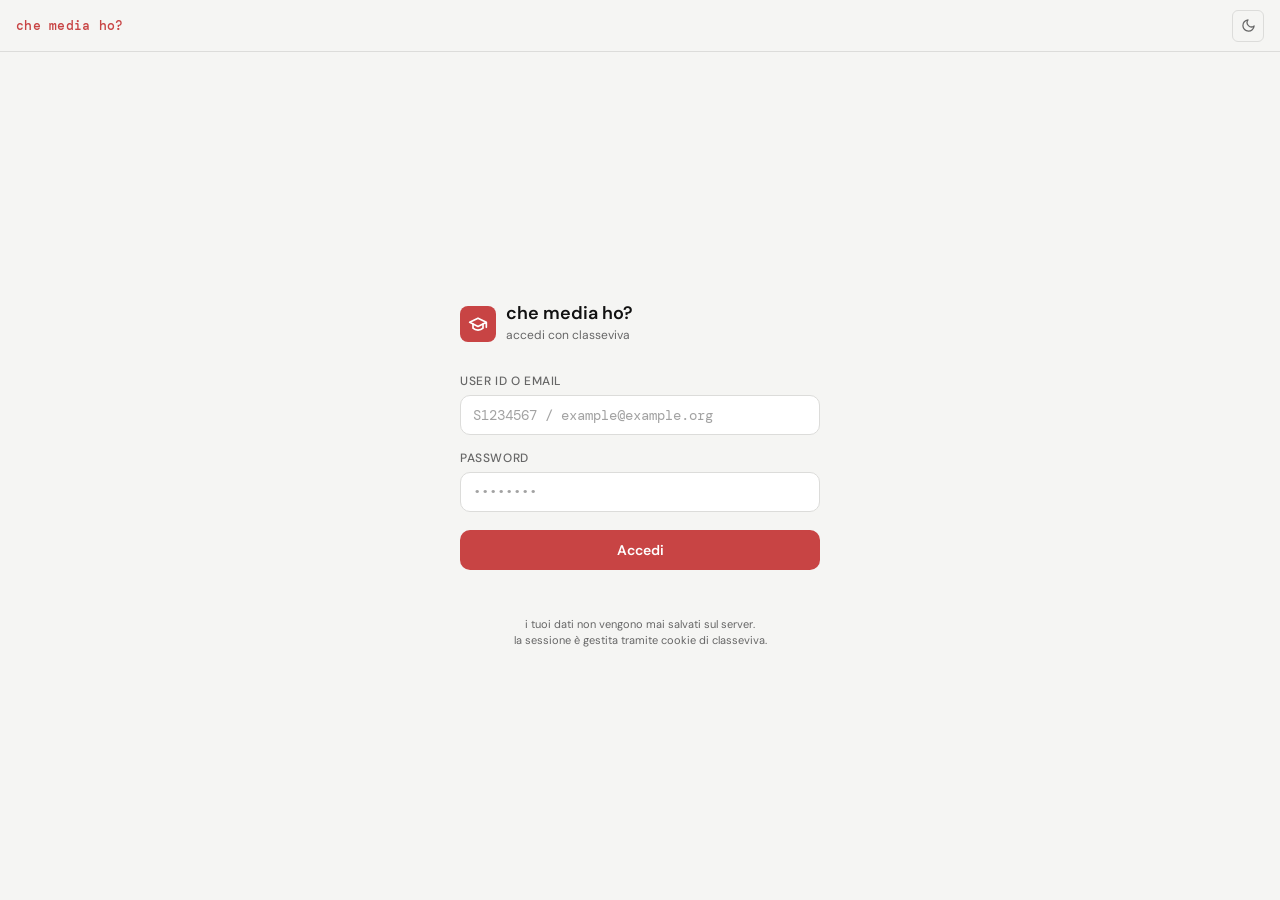
<file: index.html>
<!DOCTYPE html>
<html lang="it">
<head>
  <meta charset="UTF-8" />
  <meta name="viewport" content="width=device-width, initial-scale=1.0, viewport-fit=cover" />
  <meta name="theme-color" content="#0f0f0f" />
  <meta name="description" content="Calcola la media dei voti ClasseViva" />
  <meta name="apple-mobile-web-app-capable" content="yes" />
  <meta name="apple-mobile-web-app-status-bar-style" content="black-translucent" />
  <meta name="apple-mobile-web-app-title" content="che media ho?" />
  <link rel="manifest" href="/manifest.json" />
  <link rel="icon" type="image/png" sizes="192x192" href="/assets/icons/icon-192.png" />
  <link rel="apple-touch-icon" href="/assets/icons/icon-192.png" />
  <title>che media ho?</title>
  <link rel="preconnect" href="https://fonts.googleapis.com" />
  <link rel="preconnect" href="https://fonts.gstatic.com" crossorigin />
  <link href="https://fonts.googleapis.com/css2?family=DM+Mono:ital,wght@0,300;0,400;0,500;1,300&family=DM+Sans:ital,opsz,wght@0,9..40,300;0,9..40,400;0,9..40,500;0,9..40,600;1,9..40,300&display=swap" rel="stylesheet" />
  <link rel="stylesheet" href="/style.css" />
</head>
<body>
<div id="app">
  <header class="topbar" id="topbar">
    <span class="topbar-brand">che media ho?</span>
    <div class="topbar-actions">
      <button class="icon-btn hidden" id="logoutBtn" title="Esci" aria-label="Esci">
        <svg xmlns="http://www.w3.org/2000/svg" viewBox="0 0 24 24" fill="none"
             stroke="currentColor" stroke-width="2" stroke-linecap="round" stroke-linejoin="round">
          <path d="M9 21H5a2 2 0 0 1-2-2V5a2 2 0 0 1 2-2h4"/>
          <polyline points="16 17 21 12 16 7"/>
          <line x1="21" x2="9" y1="12" y2="12"/>
        </svg>
      </button>
      <button class="icon-btn" id="themeBtn" title="Cambia tema" aria-label="Cambia tema">
        <svg id="themeIconSun" xmlns="http://www.w3.org/2000/svg" viewBox="0 0 24 24" fill="none"
             stroke="currentColor" stroke-width="2" stroke-linecap="round" stroke-linejoin="round">
          <circle cx="12" cy="12" r="5"/>
          <line x1="12" x2="12" y1="1" y2="3"/>
          <line x1="12" x2="12" y1="21" y2="23"/>
          <line x1="4.22" x2="5.64" y1="4.22" y2="5.64"/>
          <line x1="18.36" x2="19.78" y1="18.36" y2="19.78"/>
          <line x1="1" x2="3" y1="12" y2="12"/>
          <line x1="21" x2="23" y1="12" y2="12"/>
          <line x1="4.22" x2="5.64" y1="19.78" y2="18.36"/>
          <line x1="18.36" x2="19.78" y1="5.64" y2="4.22"/>
        </svg>
        <svg id="themeIconMoon" class="hidden" xmlns="http://www.w3.org/2000/svg" viewBox="0 0 24 24" fill="none"
             stroke="currentColor" stroke-width="2" stroke-linecap="round" stroke-linejoin="round">
          <path d="M21 12.79A9 9 0 1 1 11.21 3 7 7 0 0 0 21 12.79z"/>
        </svg>
      </button>
    </div>
  </header>

  <section class="view active" id="view-login">
    <div class="login-card">
      <div class="login-logo">
        <div class="login-logo-icon">
          <svg xmlns="http://www.w3.org/2000/svg" viewBox="0 0 24 24" fill="none"
               stroke="currentColor" stroke-width="2" stroke-linecap="round" stroke-linejoin="round">
            <path d="M22 10v6M2 10l10-5 10 5-10 5z"/>
            <path d="M6 12v5c3 3 9 3 12 0v-5"/>
          </svg>
        </div>
        <div>
          <div class="login-title">che media ho?</div>
          <div class="login-subtitle">accedi con classeviva</div>
        </div>
      </div>

      <div class="field">
        <label for="inp-uid">User ID o Email</label>
        <input id="inp-uid" type="text" placeholder="S1234567 / example@example.org"
               autocomplete="username" spellcheck="false" />
      </div>
      <div class="field">
        <label for="inp-pwd">Password</label>
        <input id="inp-pwd" type="password" placeholder="••••••••"
               autocomplete="current-password" />
      </div>
      <button class="login-btn" id="loginBtn">Accedi</button>
      <div class="login-error" id="loginError"></div>
      <p class="login-note">
        i tuoi dati non vengono mai salvati sul server.<br>
        la sessione è gestita tramite cookie di classeviva.
      </p>
    </div>
  </section>

  <section class="view" id="view-grades">
    <div class="summary-bar">
      <div>
        <div class="summary-label">media generale</div>
        <div class="summary-avg" id="overallAvg">—</div>
      </div>
      <button class="refresh-btn" id="refreshBtn">
        <svg xmlns="http://www.w3.org/2000/svg" viewBox="0 0 24 24" fill="none"
             stroke="currentColor" stroke-width="2" stroke-linecap="round" stroke-linejoin="round">
          <polyline points="23 4 23 10 17 10"/>
          <path d="M20.49 15a9 9 0 1 1-2.12-9.36L23 10"/>
        </svg>
        aggiorna
      </button>
    </div>
    <div id="gradesContainer">
      <div class="period-block">
        <div class="period-label">caricamento...</div>
        <div class="skeleton skeleton-row"></div>
        <div class="skeleton skeleton-row"></div>
        <div class="skeleton skeleton-row"></div>
      </div>
    </div>
  </section>

  <section class="view" id="view-subject">
    <button class="back-btn" id="backBtn">
      <svg xmlns="http://www.w3.org/2000/svg" viewBox="0 0 24 24" fill="none"
           stroke="currentColor" stroke-width="2" stroke-linecap="round" stroke-linejoin="round">
        <polyline points="15 18 9 12 15 6"/>
      </svg>
      indietro
    </button>
    <div id="subjectContent"></div>
  </section>
</div>

<div class="modal-overlay" id="gradeModal">
  <div class="modal">
    <div class="modal-handle"></div>
    <div class="modal-grade-big" id="modalGrade"></div>
    <div id="modalRows"></div>
    <button class="modal-close" id="modalClose">chiudi</button>
  </div>
</div>

<script src="/app.js"></script>
</body>
</html>
</file>
<file: style.css>
*, *::before, *::after { box-sizing: border-box; margin: 0; padding: 0; }

:root {
  --bg:        #0c0c0c;
  --surface:   #161616;
  --surface2:  #1e1e1e;
  --border:    #2a2a2a;
  --text:      #e8e8e8;
  --muted:     #888;
  --accent:    #c84444;
  --accent-lo: rgba(200,68,68,.12);
  --green:     #4caf6e;
  --yellow:    #e0a943;
  --red:       #c84444;
  --blue:      #4a8fd4;
  --radius:    10px;
  --mono:      "DM Mono", monospace;
  --sans:      "DM Sans", sans-serif;
  --transition: 160ms ease;
}

[data-theme="light"] {
  --bg:        #f5f5f3;
  --surface:   #ffffff;
  --surface2:  #eeeeec;
  --border:    #dcdcda;
  --text:      #111;
  --muted:     #666;
  --accent-lo: rgba(200,68,68,.08);
}

html, body { height: 100%; }
body {
  font-family: var(--sans);
  background: var(--bg);
  color: var(--text);
  font-size: 15px;
  line-height: 1.5;
  -webkit-font-smoothing: antialiased;
}

.hidden { display: none !important; }
.mono   { font-family: var(--mono); }

#app { min-height: 100dvh; display: flex; flex-direction: column; }

.topbar {
  position: sticky; top: 0; z-index: 100;
  display: flex; align-items: center; justify-content: space-between;
  padding: 0 16px;
  height: 52px;
  background: var(--bg);
  border-bottom: 1px solid var(--border);
}
.topbar-brand {
  font-family: var(--mono);
  font-size: 13px;
  font-weight: 500;
  color: var(--accent);
  letter-spacing: .02em;
  user-select: none;
}
.topbar-actions { display: flex; gap: 8px; align-items: center; }
.icon-btn {
  background: none;
  border: 1px solid var(--border);
  border-radius: 6px;
  color: var(--muted);
  width: 32px; height: 32px;
  display: flex; align-items: center; justify-content: center;
  cursor: pointer;
  transition: color var(--transition), border-color var(--transition);
}
.icon-btn:hover { color: var(--text); border-color: var(--muted); }
.icon-btn svg { width: 15px; height: 15px; }

.view { display: none; flex: 1; }
.view.active { display: flex; flex-direction: column; }

#view-login {
  align-items: center;
  justify-content: center;
  padding: 32px 20px;
}
.login-card {
  width: 100%;
  max-width: 360px;
}
.login-logo {
  display: flex; align-items: center; gap: 10px;
  margin-bottom: 28px;
}
.login-logo-icon {
  width: 36px; height: 36px;
  background: var(--accent);
  border-radius: 8px;
  display: flex; align-items: center; justify-content: center;
  flex-shrink: 0;
}
.login-logo-icon svg { width: 20px; height: 20px; color: #fff; }
.login-title {
  font-size: 18px;
  font-weight: 600;
  line-height: 1.2;
}
.login-subtitle {
  font-size: 12px;
  color: var(--muted);
  margin-top: 1px;
}
.field { margin-bottom: 14px; }
.field label {
  display: block;
  font-size: 12px;
  font-weight: 500;
  color: var(--muted);
  margin-bottom: 5px;
  text-transform: uppercase;
  letter-spacing: .05em;
}
.field input {
  width: 100%;
  background: var(--surface);
  border: 1px solid var(--border);
  border-radius: var(--radius);
  color: var(--text);
  font-family: var(--mono);
  font-size: 14px;
  padding: 10px 12px;
  outline: none;
  transition: border-color var(--transition);
}
.field input:focus { border-color: var(--accent); }
.field input::placeholder { color: var(--muted); opacity: .6; }
.login-btn {
  width: 100%;
  background: var(--accent);
  color: #fff;
  border: none;
  border-radius: var(--radius);
  font-family: var(--sans);
  font-size: 14px;
  font-weight: 600;
  padding: 11px;
  cursor: pointer;
  margin-top: 4px;
  transition: opacity var(--transition);
}
.login-btn:hover:not(:disabled) { opacity: .88; }
.login-btn:disabled { opacity: .45; cursor: default; }
.login-error {
  font-size: 13px;
  color: var(--red);
  min-height: 18px;
  margin-top: 10px;
  text-align: center;
}
.login-note {
  font-size: 11px;
  color: var(--muted);
  text-align: center;
  margin-top: 18px;
  line-height: 1.5;
}

#view-grades { padding: 0 0 80px; }

.summary-bar {
  display: flex; align-items: center; justify-content: space-between;
  padding: 16px 16px 12px;
  gap: 12px;
}
.summary-label {
  font-size: 11px;
  text-transform: uppercase;
  letter-spacing: .08em;
  color: var(--muted);
}
.summary-avg {
  font-family: var(--mono);
  font-size: 32px;
  font-weight: 500;
  line-height: 1;
}
.summary-avg.excellent { color: var(--green); }
.summary-avg.pass      { color: var(--yellow); }
.summary-avg.fail      { color: var(--red); }

.refresh-btn {
  background: var(--surface2);
  border: 1px solid var(--border);
  border-radius: 6px;
  color: var(--muted);
  padding: 6px 12px;
  font-family: var(--sans);
  font-size: 12px;
  cursor: pointer;
  display: flex; align-items: center; gap: 6px;
  transition: color var(--transition);
  flex-shrink: 0;
}
.refresh-btn:hover { color: var(--text); }
.refresh-btn svg { width: 13px; height: 13px; }
.refresh-btn.spinning svg { animation: spin .6s linear infinite; }
@keyframes spin { to { transform: rotate(360deg); } }

.period-block { padding: 0 12px 8px; }
.period-label {
  font-size: 11px;
  font-weight: 600;
  text-transform: uppercase;
  letter-spacing: .1em;
  color: var(--muted);
  padding: 12px 4px 8px;
  display: flex; align-items: center; justify-content: space-between;
}
.period-avg {
  font-family: var(--mono);
  font-size: 12px;
  font-weight: 500;
}

.subject-row {
  display: flex; align-items: center;
  background: var(--surface);
  border: 1px solid var(--border);
  border-radius: var(--radius);
  padding: 14px 14px;
  margin-bottom: 8px;
  cursor: pointer;
  transition: border-color var(--transition), background var(--transition);
  gap: 10px;
}
.subject-row:hover { border-color: var(--muted); background: var(--surface2); }
.subject-name {
  flex: 1;
  font-size: 13px;
  font-weight: 500;
  white-space: nowrap;
  overflow: hidden;
  text-overflow: ellipsis;
}
.grade-chips { display: flex; gap: 4px; flex-wrap: wrap; justify-content: flex-end; align-items: center; }
.chip {
  font-family: var(--mono);
  font-size: 11px;
  font-weight: 500;
  padding: 2px 7px;
  border-radius: 4px;
  cursor: pointer;
  transition: opacity var(--transition);
}
.chip:hover { opacity: .75; }
.chip.excellent { background: rgba(76,175,110,.15); color: var(--green); }
.chip.pass      { background: rgba(224,169,67,.13); color: var(--yellow); }
.chip.fail      { background: rgba(200,68,68,.15);  color: var(--red); }
.chip.blue      { background: rgba(74,143,212,.15); color: var(--blue); }
.subject-avg {
  font-family: var(--mono);
  font-size: 15px;
  font-weight: 500;
  min-width: 30px;
  text-align: right;
}

#view-subject { padding: 0 0 80px; }

.back-btn {
  display: flex; align-items: center; gap: 6px;
  background: none;
  border: none;
  color: var(--muted);
  font-family: var(--sans);
  font-size: 13px;
  cursor: pointer;
  padding: 14px 16px 4px;
  transition: color var(--transition);
}
.back-btn:hover { color: var(--text); }
.back-btn svg { width: 15px; height: 15px; }

.subject-header {
  padding: 8px 16px 16px;
  border-bottom: 1px solid var(--border);
}
.subject-header-name {
  font-size: 20px;
  font-weight: 600;
  margin-bottom: 6px;
}
.subject-stats {
  display: flex; gap: 16px; flex-wrap: wrap;
}
.stat {
  display: flex; flex-direction: column;
}
.stat-value {
  font-family: var(--mono);
  font-size: 20px;
  font-weight: 500;
  line-height: 1;
}
.stat-label {
  font-size: 11px;
  color: var(--muted);
  margin-top: 2px;
}

.period-grades {
  padding: 14px 14px 0;
}
.grade-card {
  display: flex; align-items: center; gap: 12px;
  background: var(--surface);
  border: 1px solid var(--border);
  border-radius: var(--radius);
  padding: 11px 14px;
  margin-bottom: 6px;
  cursor: pointer;
  transition: border-color var(--transition);
}
.grade-card:hover { border-color: var(--muted); }
.grade-big {
  font-family: var(--mono);
  font-size: 22px;
  font-weight: 500;
  min-width: 42px;
}
.grade-meta { flex: 1; }
.grade-date { font-size: 12px; color: var(--muted); }
.grade-component { font-size: 12px; color: var(--muted); margin-top: 1px; }
.grade-note { font-size: 12px; color: var(--muted); margin-top: 3px; font-style: italic; }

.goal-section {
  margin: 16px 14px 0;
  background: var(--surface);
  border: 1px solid var(--border);
  border-radius: var(--radius);
  padding: 14px;
  transition: border-color 400ms ease;
}
.goal-section.flash-up {
  animation: flash-border-up 600ms ease forwards;
}
.goal-section.flash-down {
  animation: flash-border-down 600ms ease forwards;
}
@keyframes flash-border-up {
  0%   { border-color: var(--border); }
  30%  { border-color: var(--green); box-shadow: 0 0 0 2px rgba(76,175,110,.18); }
  100% { border-color: var(--border); box-shadow: none; }
}
@keyframes flash-border-down {
  0%   { border-color: var(--border); }
  30%  { border-color: var(--red); box-shadow: 0 0 0 2px rgba(200,68,68,.18); }
  100% { border-color: var(--border); box-shadow: none; }
}
.goal-title {
  font-size: 12px;
  font-weight: 600;
  text-transform: uppercase;
  letter-spacing: .08em;
  color: var(--muted);
  margin-bottom: 10px;
}
.goal-row { display: flex; gap: 8px; align-items: center; flex-wrap: wrap; }
.goal-input {
  background: var(--surface2);
  border: 1px solid var(--border);
  border-radius: 6px;
  color: var(--text);
  font-family: var(--mono);
  font-size: 14px;
  padding: 7px 10px;
  width: 70px;
  outline: none;
  transition: border-color var(--transition);
}
.goal-input:focus { border-color: var(--accent); }
.goal-btn {
  background: var(--accent-lo);
  border: 1px solid var(--accent);
  border-radius: 6px;
  color: var(--accent);
  font-family: var(--sans);
  font-size: 12px;
  font-weight: 600;
  padding: 7px 12px;
  cursor: pointer;
  transition: background var(--transition);
}
.goal-btn:hover { background: rgba(200,68,68,.2); }
.goal-result {
  font-size: 13px;
  color: var(--muted);
  margin-top: 8px;
  line-height: 1.5;
  min-height: 18px;
}
.goal-result strong { color: var(--text); font-family: var(--mono); }

.modal-overlay {
  position: fixed; inset: 0; z-index: 200;
  background: rgba(0,0,0,.65);
  display: flex; align-items: flex-end; justify-content: center;
  opacity: 0; pointer-events: none;
  transition: opacity 200ms ease;
}
.modal-overlay.show { opacity: 1; pointer-events: all; }
.modal {
  background: var(--surface);
  border: 1px solid var(--border);
  border-radius: 16px 16px 0 0;
  width: 100%;
  max-width: 480px;
  padding: 20px 20px 28px;
  transform: translateY(20px);
  transition: transform 200ms ease;
}
.modal-overlay.show .modal { transform: translateY(0); }
.modal-handle {
  width: 36px; height: 4px;
  background: var(--border);
  border-radius: 2px;
  margin: 0 auto 16px;
}
.modal-grade-big {
  font-family: var(--mono);
  font-size: 48px;
  font-weight: 500;
  line-height: 1;
  text-align: center;
  margin-bottom: 12px;
}
.modal-row {
  display: flex; justify-content: space-between;
  padding: 8px 0;
  border-bottom: 1px solid var(--border);
  font-size: 13px;
}
.modal-row:last-child { border-bottom: none; }
.modal-row-label { color: var(--muted); }
.modal-close {
  width: 100%;
  background: var(--surface2);
  border: 1px solid var(--border);
  border-radius: 8px;
  color: var(--text);
  font-family: var(--sans);
  font-size: 14px;
  padding: 10px;
  cursor: pointer;
  margin-top: 14px;
}

.skeleton {
  background: linear-gradient(90deg, var(--surface) 25%, var(--surface2) 50%, var(--surface) 75%);
  background-size: 200% 100%;
  animation: shimmer 1.4s ease infinite;
  border-radius: 6px;
}
@keyframes shimmer { from { background-position: 200% 0; } to { background-position: -200% 0; } }
.skeleton-row {
  height: 52px;
  margin-bottom: 6px;
  border-radius: var(--radius);
}

.chart-section {
  margin: 16px 14px 0;
  background: var(--surface);
  border: 1px solid var(--border);
  border-radius: var(--radius);
  padding: 14px 14px 10px;
}
.chart-title {
  font-size: 12px;
  font-weight: 600;
  text-transform: uppercase;
  letter-spacing: .08em;
  color: var(--muted);
  margin-bottom: 12px;
}
.chart-wrap {
  position: relative;
  width: 100%;
  max-height: 140px;
  overflow: visible;
}
.chart-wrap svg {
  display: block;
  width: 100%;
  max-height: 140px;
  overflow: visible;
}

.chart-y-label {
  font-family: var(--mono);
  font-size: 9px;
  fill: var(--muted);
}

.chart-grid {
  stroke: var(--border);
  stroke-width: 1;
  stroke-dasharray: 3 4;
}

.chart-area {
  opacity: .15;
}

.chart-line {
  fill: none;
  stroke-width: 2;
  stroke-linecap: round;
  stroke-linejoin: round;
}

.chart-dot {
  stroke-width: 2;
  stroke: var(--bg);
  cursor: pointer;
  transition: r 120ms ease;
}
.chart-dot-hit {
  cursor: pointer;
}
.chart-tooltip {
  position: absolute;
  background: var(--surface2);
  border: 1px solid var(--border);
  border-radius: 6px;
  padding: 5px 9px;
  font-family: var(--mono);
  font-size: 12px;
  color: var(--text);
  pointer-events: none;
  white-space: nowrap;
  opacity: 0;
  transform: translateY(-4px);
  transition: opacity 120ms ease, transform 120ms ease;
  z-index: 10;
}
.chart-tooltip.show {
  opacity: 1;
  transform: translateY(0);
}

.chart-tooltip .tt-date {
  color: var(--muted);
  font-size: 10px;
  display: block;
  margin-top: 1px;
}

.chart-suff-label {
  font-family: var(--mono);
  font-size: 9px;
  fill: var(--muted);
}

@media (min-width: 480px) {
  #view-login { padding: 48px 20px; }
  .modal { border-radius: 16px; margin-bottom: 20px; }
}

.smart-bar {
  display: flex;
  flex-direction: column;
  gap: 10px;
  padding: 14px 14px 0;
}

@media (min-width: 640px) {
  .smart-bar {
    flex-direction: row;
    align-items: stretch;
    padding: 16px 16px 0;
    gap: 12px;
  }
  .smart-bar-chart {
    flex: 0 0 44%;
    min-width: 0;
  }
  .smart-bar-chart .chart-section {
    margin: 0;
    height: 100%;
    display: flex;
    flex-direction: column;
  }
  .smart-bar-chart .chart-wrap {
    flex: 1;
    max-height: none;
  }
  .smart-bar-chart .chart-wrap svg {
    max-height: none;
    height: 100%;
  }
  .smart-bar-tools {
    flex: 1;
    display: flex;
    flex-direction: column;
    gap: 10px;
    min-width: 0;
  }
  .smart-bar-tools .goal-section {
    margin: 0;
    flex: 1;
  }
}
</file>
